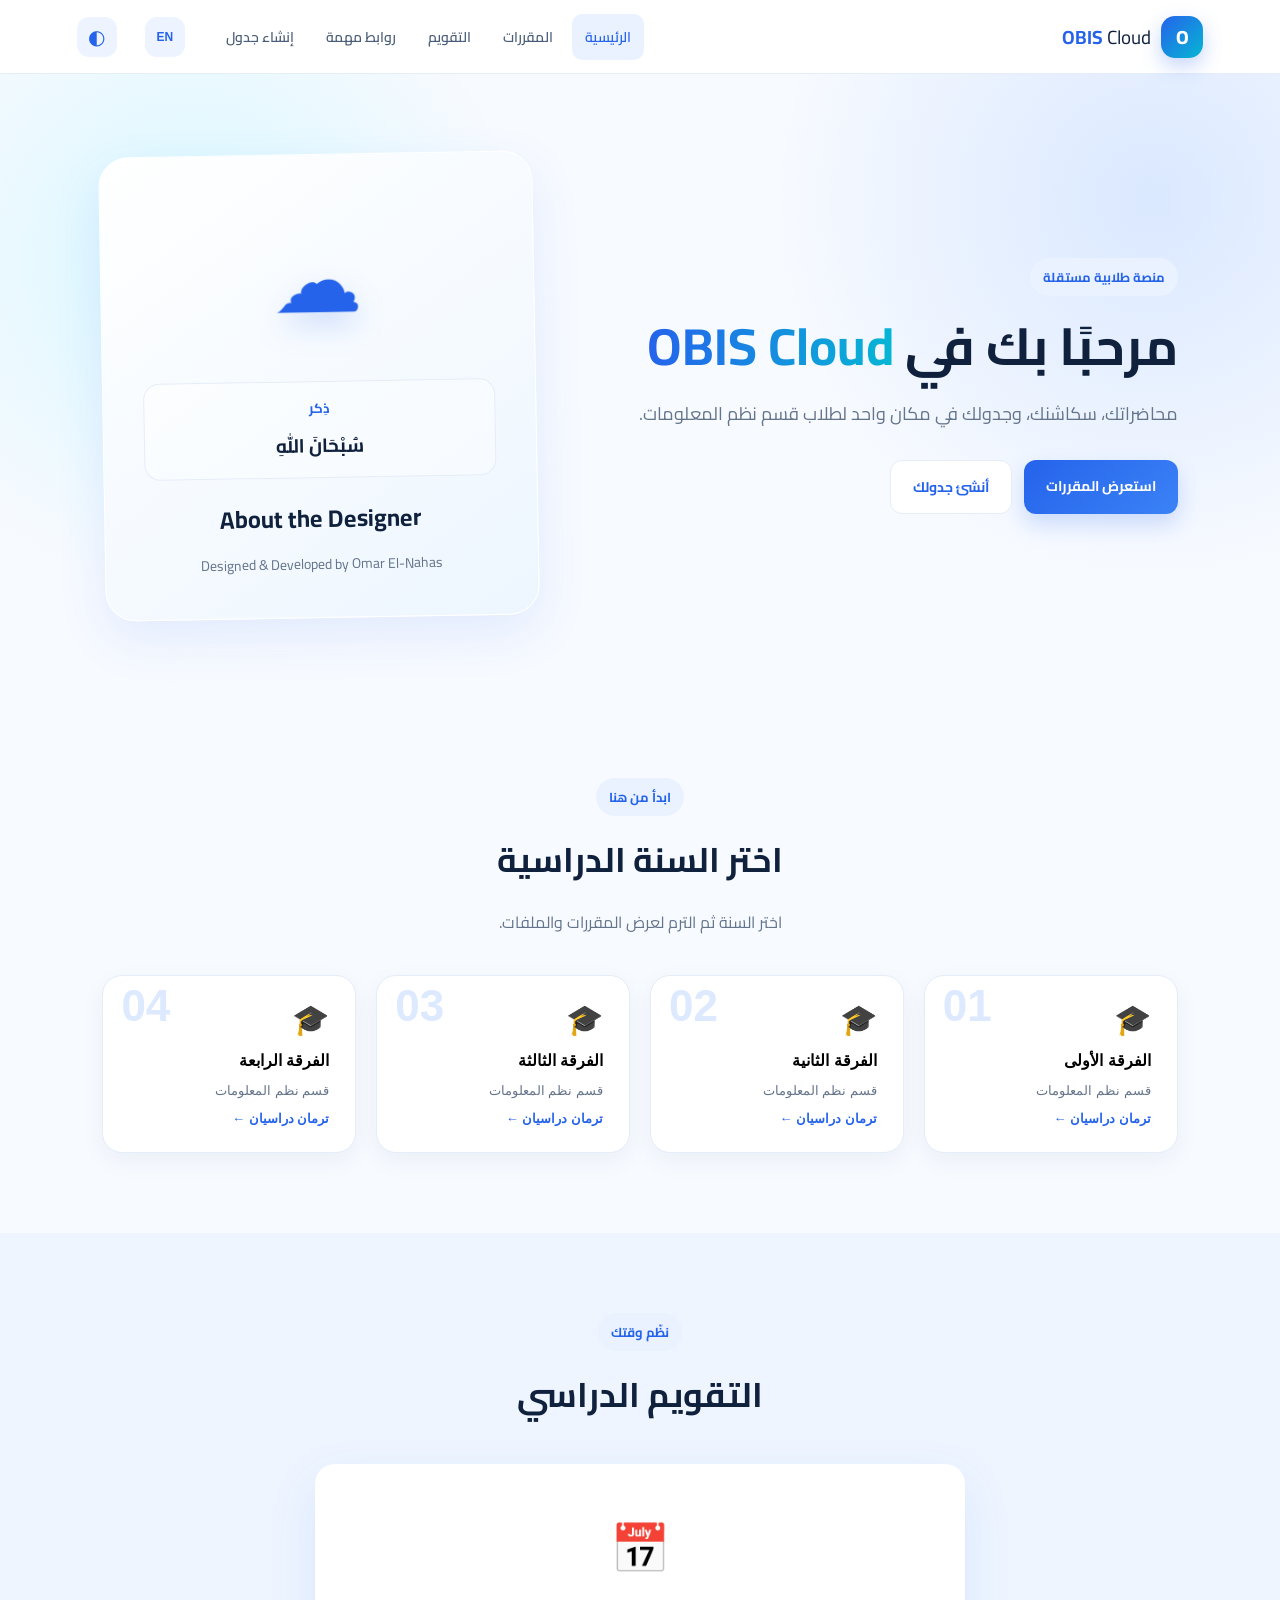
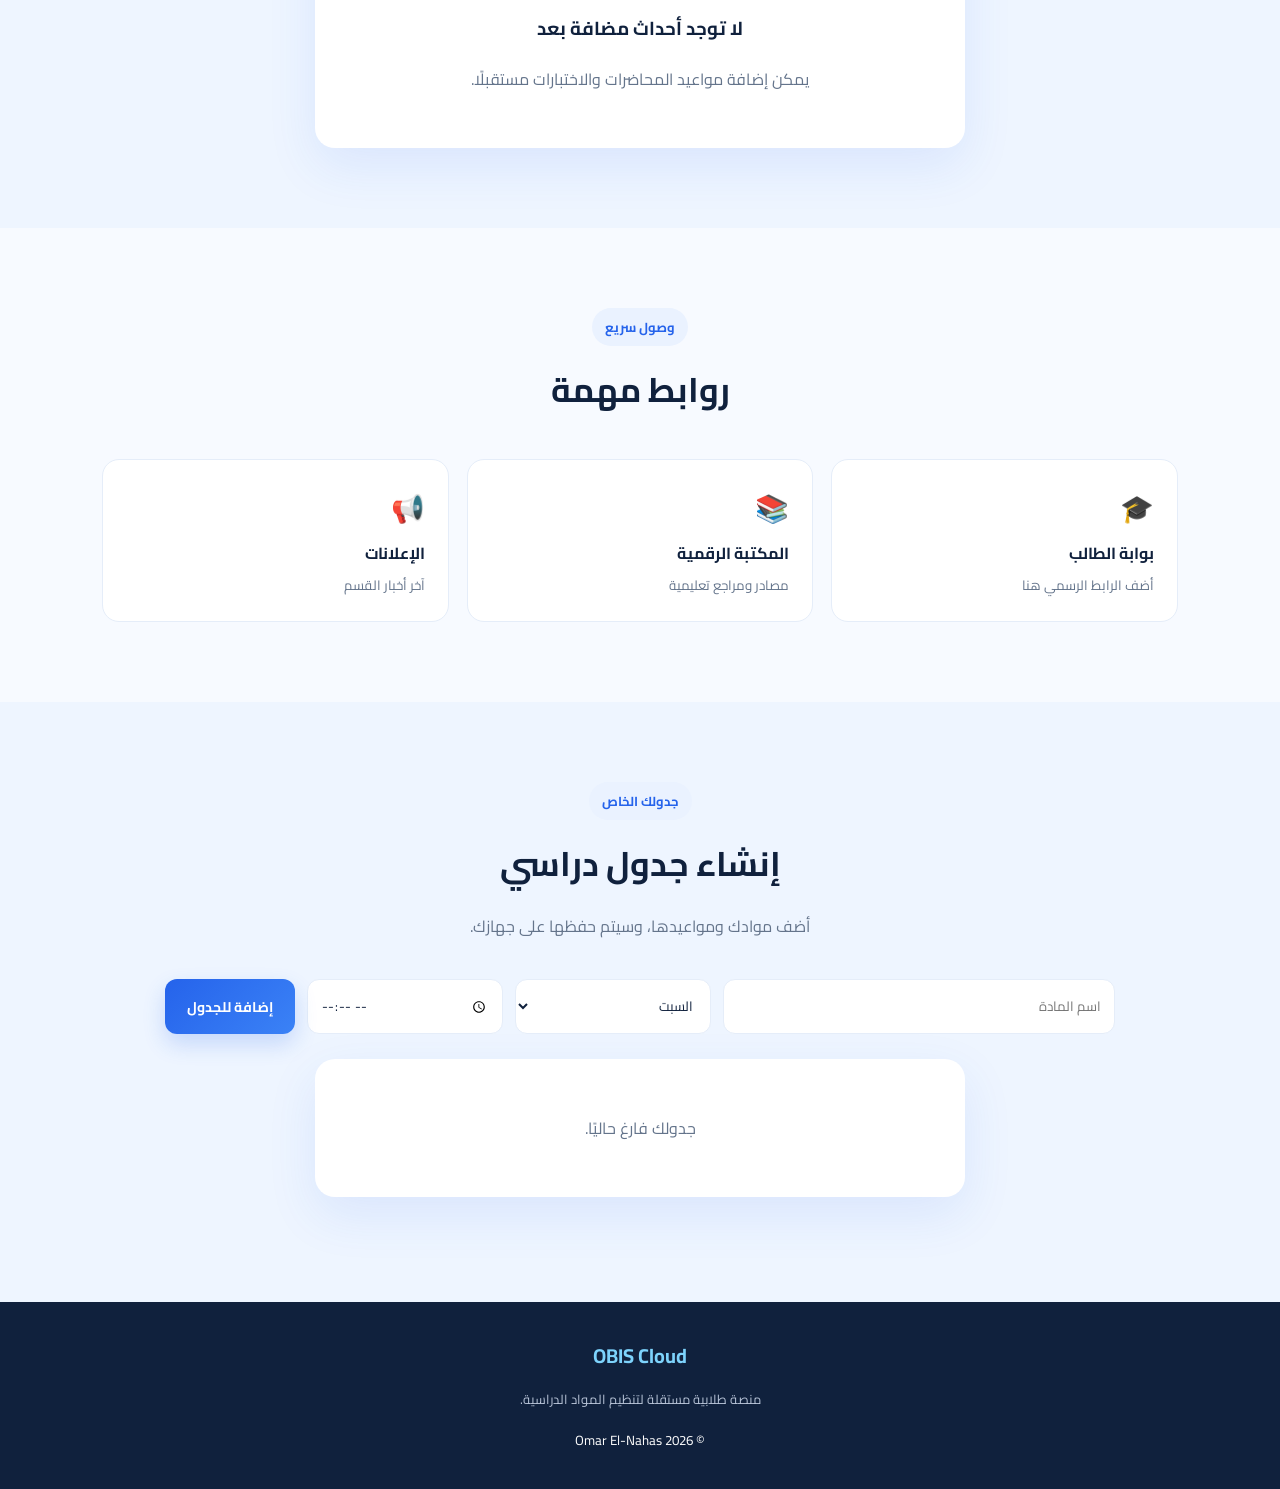
<file: index.html>
<!doctype html>
<html lang="ar" dir="rtl">
<head>
  <meta charset="utf-8">
  <meta name="viewport" content="width=device-width,initial-scale=1">
  <meta name="theme-color" content="#2563eb">
  <title>OBIS Cloud | منصة نظم المعلومات</title>
  <meta name="description" content="منصة طلابية مستقلة لطلاب قسم نظم المعلومات">
  <link rel="manifest" href="manifest.json">
  <link rel="stylesheet" href="styles.css">
</head>
<body>
<header class="topbar">
  <a class="brand" href="#home" aria-label="OBIS Cloud الرئيسية"><span class="logo">O</span><span><b>OBIS</b> Cloud</span></a>
  <button id="menuBtn" class="menu-btn" aria-label="فتح القائمة">☰</button>
  <nav id="nav">
    <a class="active" href="#home" data-ar="الرئيسية" data-en="Home">الرئيسية</a>
    <a href="#courses" data-ar="المقررات" data-en="Courses">المقررات</a>
    <a href="#calendar" data-ar="التقويم" data-en="Calendar">التقويم</a>
    <a href="#links" data-ar="روابط مهمة" data-en="Links">روابط مهمة</a>
    <a href="#schedule" data-ar="إنشاء جدول" data-en="Schedule">إنشاء جدول</a>
  </nav>
  <button id="langBtn" class="icon-btn lang-btn" title="تغيير اللغة">EN</button>
  <button id="themeBtn" class="icon-btn" title="الوضع الليلي">◐</button>
</header>
<main id="home">
  <section class="hero">
    <div class="hero-content">
      <span class="eyebrow">منصة طلابية مستقلة</span>
      <h1>مرحبًا بك في <span>OBIS Cloud</span></h1>
      <p>محاضراتك، سكاشنك، وجدولك في مكان واحد لطلاب قسم نظم المعلومات.</p>
      <div class="hero-actions"><a class="btn primary" href="#courses">استعرض المقررات</a><a class="btn secondary" href="#schedule">أنشئ جدولك</a></div>
    </div>
    <div class="hero-card">
      <div class="cloud">☁</div>
      <div class="dhikr-box"><small>ذِكر</small><strong id="dhikrText">سُبْحَانَ اللهِ</strong></div>
      <h2>About the Designer</h2>
      <p>Designed &amp; Developed by Omar El-Nahas</p>
    </div>
  </section>
  <section id="courses" class="section">
    <div class="section-title"><span>ابدأ من هنا</span><h2>اختر السنة الدراسية</h2><p>اختر السنة ثم الترم لعرض المقررات والملفات.</p></div>
    <div id="yearsGrid" class="years-grid"></div>
  </section>
  <section id="termPanel" class="section panel hidden">
    <button id="closePanel" class="close">×</button>
    <div class="section-title"><span id="selectedYearLabel"></span><h2>اختر الترم</h2></div>
    <div class="terms">
      <button class="term-card" data-term="1"><span>01</span><h3>الترم الأول</h3><p>عرض مقررات الفصل الدراسي الأول</p></button>
      <button class="term-card" data-term="2"><span>02</span><h3>الترم الثاني</h3><p>عرض مقررات الفصل الدراسي الثاني</p></button>
    </div>
    <div id="subjects" class="subjects hidden"></div>
  </section>
  <section id="subjectPage" class="section subject-page hidden">
    <button id="backToSubjects" class="btn secondary back-btn">← الرجوع للمواد</button>
    <div class="section-title"><span id="subjectMeta"></span><h2 id="subjectTitle">اسم المادة</h2><p>اختر القسم المطلوب لعرض محتوى المادة.</p></div>
    <div id="materialTabs" class="material-tabs" role="tablist"></div>
    <div id="materialContent" class="material-content"></div>
  </section>
  <section id="calendar" class="section soft"><div class="section-title"><span>نظّم وقتك</span><h2>التقويم الدراسي</h2></div><div class="empty-card"><div>📅</div><h3>لا توجد أحداث مضافة بعد</h3><p>يمكن إضافة مواعيد المحاضرات والاختبارات مستقبلًا.</p></div></section>
  <section id="links" class="section"><div class="section-title"><span>وصول سريع</span><h2>روابط مهمة</h2></div><div class="links-grid"><a href="#" class="link-card"><span>🎓</span><b>بوابة الطالب</b><small>أضف الرابط الرسمي هنا</small></a><a href="#" class="link-card"><span>📚</span><b>المكتبة الرقمية</b><small>مصادر ومراجع تعليمية</small></a><a href="#" class="link-card"><span>📢</span><b>الإعلانات</b><small>آخر أخبار القسم</small></a></div></section>
  <section id="schedule" class="section soft"><div class="section-title"><span>جدولك الخاص</span><h2>إنشاء جدول دراسي</h2><p>أضف موادك ومواعيدها، وسيتم حفظها على جهازك.</p></div><form id="scheduleForm" class="schedule-form"><input id="subjectInput" required placeholder="اسم المادة"><select id="dayInput"><option>السبت</option><option>الأحد</option><option>الاثنين</option><option>الثلاثاء</option><option>الأربعاء</option><option>الخميس</option></select><input id="timeInput" type="time" required><button class="btn primary" type="submit">إضافة للجدول</button></form><div id="scheduleList" class="schedule-list"></div></section>
</main>
<footer><b>OBIS Cloud</b><p>منصة طلابية مستقلة لتنظيم المواد الدراسية.</p><small>© <span id="yearNow"></span> Omar El-Nahas</small></footer>
<script src="app.js"></script>
<script src="adhkar.js"></script>
</body>
</html>
</file>
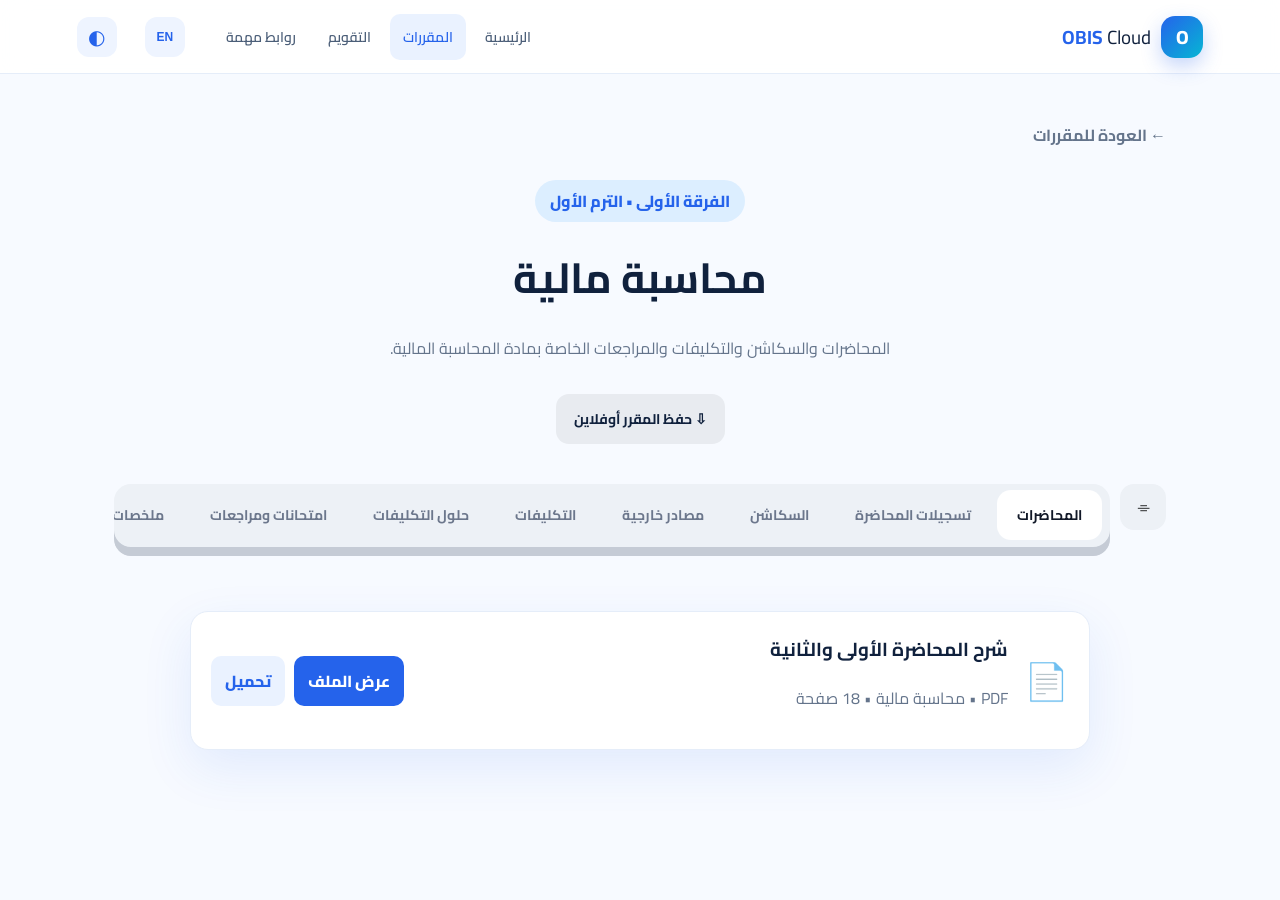
<file: course.html>
<!doctype html><html lang="ar" dir="rtl"><head><meta charset="utf-8"><meta name="viewport" content="width=device-width,initial-scale=1"><title>المادة | OBIS Cloud</title><link rel="stylesheet" href="styles.css"><style>.course-main{max-width:1100px;margin:auto;padding:46px 24px 90px}.course-back{display:inline-flex;color:var(--muted);font-weight:700;margin-bottom:30px}.course-head{text-align:center}.course-code{display:inline-block;padding:6px 15px;border-radius:99px;background:#dceeff;color:var(--primary);font-weight:800}.course-head h1{font-size:42px;margin:16px 0 8px}.course-head p{color:var(--muted)}.offline-btn{margin-top:15px;border:0;border-radius:13px;padding:12px 18px;background:#e8ebf0;color:var(--ink);font:700 14px Cairo}.course-tabs-wrap{display:flex;gap:10px;margin-top:40px}.share-btn{width:46px;height:46px;border:0;border-radius:14px;background:#edf1f6}.course-tabs{flex:1;display:flex;gap:6px;overflow-x:auto;padding:6px 8px 16px;background:#edf1f6;border-radius:17px;box-shadow:inset 0 -9px #c5cbd5}.course-tab{border:0;background:transparent;color:#6c778c;padding:12px 20px;border-radius:14px;white-space:nowrap;font:700 14px Cairo}.course-tab.active{background:#fff;color:#111827}.course-content{margin:55px auto 0;max-width:900px}.file-card{display:flex;align-items:center;gap:16px;padding:20px;background:var(--card);border:1px solid var(--line);border-radius:18px;box-shadow:var(--shadow);margin-bottom:14px}.file-icon{font-size:36px}.file-info{flex:1}.file-info h3{margin:0}.file-info p{color:var(--muted)}.file-actions{display:flex;gap:9px}.file-actions a{padding:10px 14px;border-radius:10px;font-weight:800}.view-file{background:var(--primary);color:#fff}.download-file{background:#eaf2ff;color:var(--primary)}.empty-course{text-align:center;color:var(--muted);padding:50px}.dark .course-tabs,.dark .share-btn,.dark .offline-btn{background:#16263b}@media(max-width:650px){.course-head h1{font-size:31px}.file-card{flex-wrap:wrap}.file-actions{width:100%}.file-actions a{flex:1;text-align:center}}</style></head><body><header class="topbar"><a class="brand" href="index.html"><span class="logo">O</span><span><b>OBIS</b> Cloud</span></a><button id="menuBtn" class="menu-btn">☰</button><nav id="nav"><a href="index.html" id="navHome">الرئيسية</a><a class="active" href="index.html#courses" id="navCourses">المقررات</a><a href="index.html#calendar" id="navCalendar">التقويم</a><a href="index.html#links" id="navLinks">روابط مهمة</a></nav><button id="langBtn" class="icon-btn lang-btn">EN</button><button id="themeBtn" class="icon-btn">◐</button></header><main class="course-main"><a class="course-back" href="index.html#courses" id="backText">← العودة للمقررات</a><section class="course-head"><span class="course-code" id="courseCode">الفرقة الأولى • الترم الأول</span><h1 id="courseName">المادة</h1><p id="courseDescription"></p><button class="offline-btn" id="offlineBtn">⇩ حفظ المقرر أوفلاين</button></section><div class="course-tabs-wrap"><button class="share-btn" id="shareBtn">⌯</button><div class="course-tabs" id="courseTabs"></div></div><section class="course-content" id="courseContent"></section></main><script src="course.js"></script></body></html>
</file>
<file: styles.css>
@import url('https://fonts.googleapis.com/css2?family=Cairo:wght@400;600;700;800&display=swap');
:root{--primary:#2563eb;--primary2:#06b6d4;--ink:#10213d;--muted:#64748b;--bg:#f7faff;--card:#fff;--line:#e5edf9;--shadow:0 18px 50px rgba(37,99,235,.10)}
*{box-sizing:border-box;scroll-behavior:smooth}body{margin:0;font-family:Cairo,Tahoma,sans-serif;color:var(--ink);background:var(--bg)}
a{text-decoration:none;color:inherit}.topbar{height:74px;display:flex;align-items:center;gap:28px;padding:0 6%;position:sticky;top:0;z-index:20;background:rgba(255,255,255,.9);backdrop-filter:blur(14px);border-bottom:1px solid var(--line)}
.brand{display:flex;align-items:center;gap:10px;font-size:19px;margin-left:auto}.logo{width:42px;height:42px;display:grid;place-items:center;border-radius:14px;background:linear-gradient(135deg,var(--primary),var(--primary2));color:#fff;font-weight:800;box-shadow:0 8px 20px #2563eb44}.brand b{color:var(--primary)}nav{display:flex;gap:6px}nav a{padding:10px 13px;border-radius:10px;color:#4b5e78;font-size:14px;font-weight:600}nav a:hover,nav a.active{background:#eaf2ff;color:var(--primary)}.icon-btn,.menu-btn{border:0;background:#eef4ff;color:var(--primary);width:40px;height:40px;border-radius:12px;font-size:20px;cursor:pointer}.menu-btn{display:none}
.hero{min-height:570px;padding:80px 8%;display:grid;grid-template-columns:1.15fr .85fr;gap:55px;align-items:center;background:radial-gradient(circle at 15% 30%,#d9f8ff 0,transparent 28%),radial-gradient(circle at 90% 20%,#dae8ff 0,transparent 30%)}.eyebrow,.section-title>span{display:inline-block;color:var(--primary);background:#eaf2ff;padding:7px 13px;border-radius:99px;font-size:13px;font-weight:700}.hero h1{font-size:52px;line-height:1.25;margin:18px 0}.hero h1 span{background:linear-gradient(90deg,var(--primary),var(--primary2));-webkit-background-clip:text;color:transparent}.hero p{font-size:18px;color:var(--muted);max-width:620px}.hero-actions{display:flex;gap:12px;margin-top:30px}.btn{border:0;padding:13px 22px;border-radius:12px;font:700 14px Cairo;cursor:pointer}.primary{background:linear-gradient(135deg,var(--primary),#3b82f6);color:#fff;box-shadow:0 10px 22px #2563eb33}.secondary{background:var(--card);color:var(--primary);border:1px solid var(--line)}.hero-card{background:linear-gradient(145deg,#fff,#edf6ff);border:1px solid #fff;border-radius:30px;padding:40px;text-align:center;box-shadow:var(--shadow);transform:rotate(-1deg)}.cloud{font-size:90px;color:var(--primary);filter:drop-shadow(0 12px 15px #2563eb33)}.hero-card h2{margin:10px}.hero-card p{font-size:14px;margin:auto}.stats{display:grid;grid-template-columns:repeat(3,1fr);gap:10px;margin-top:30px}.stats span{background:#fff;padding:12px;border-radius:14px;font-size:12px;color:var(--muted)}.stats b{display:block;color:var(--primary);font-size:20px}
.section{padding:80px 8%}.section-title{text-align:center;margin-bottom:38px}.section-title h2{font-size:34px;margin:12px 0 5px}.section-title p{color:var(--muted)}.years-grid{display:grid;grid-template-columns:repeat(4,1fr);gap:20px}.year-card{position:relative;overflow:hidden;text-align:right;background:var(--card);border:1px solid var(--line);border-radius:20px;padding:26px;cursor:pointer;box-shadow:0 8px 25px rgba(20,50,100,.05);transition:.25s}.year-card:hover{transform:translateY(-7px);box-shadow:var(--shadow);border-color:#b9d4ff}.year-card .num{font-size:44px;font-weight:800;color:#dce9ff;position:absolute;left:18px;top:5px}.year-card .ico{font-size:30px}.year-card h3{margin:15px 0 5px}.year-card p{color:var(--muted);font-size:13px}.year-card b{color:var(--primary);font-size:13px}.soft{background:#eef5ff}.panel{position:relative;background:var(--card);margin:0 8% 60px;border-radius:24px;box-shadow:var(--shadow)}.hidden{display:none!important}.close{position:absolute;left:20px;top:15px;border:0;background:#eef4ff;color:var(--primary);border-radius:50%;width:38px;height:38px;font-size:24px;cursor:pointer}.terms{display:grid;grid-template-columns:repeat(2,1fr);gap:20px;max-width:770px;margin:auto}.term-card{background:var(--bg);border:1px solid var(--line);border-radius:18px;padding:25px;text-align:right;font-family:Cairo;cursor:pointer}.term-card:hover{border-color:var(--primary)}.term-card span{color:var(--primary);font-size:26px;font-weight:800}.term-card p{color:var(--muted)}.subjects{margin:30px auto 0;max-width:770px}.subject-row{display:flex;align-items:center;gap:15px;padding:16px;margin:10px 0;background:#f7faff;border:1px solid var(--line);border-radius:14px}.subject-row i{font-style:normal;font-size:22px}.subject-row b{flex:1}.subject-row button{border:0;background:#eaf2ff;color:var(--primary);padding:8px 12px;border-radius:9px;font-family:Cairo}
.empty-card{max-width:650px;margin:auto;background:var(--card);border-radius:20px;padding:38px;text-align:center;box-shadow:var(--shadow)}.empty-card>div{font-size:48px}.empty-card p{color:var(--muted)}.links-grid{display:grid;grid-template-columns:repeat(3,1fr);gap:18px}.link-card{background:var(--card);padding:23px;border-radius:17px;border:1px solid var(--line);display:grid;gap:5px;transition:.2s}.link-card:hover{border-color:var(--primary);transform:translateY(-4px)}.link-card span{font-size:27px}.link-card small{color:var(--muted)}.schedule-form{max-width:950px;margin:auto;display:grid;grid-template-columns:2fr 1fr 1fr auto;gap:12px}.schedule-form input,.schedule-form select{border:1px solid var(--line);background:var(--card);border-radius:12px;padding:13px;font-family:Cairo;color:var(--ink)}.schedule-list{max-width:950px;margin:25px auto}.schedule-item{display:flex;gap:18px;align-items:center;background:var(--card);padding:15px 18px;border-radius:13px;margin:8px 0;border:1px solid var(--line)}.schedule-item b{flex:1}.delete{border:0;background:#fee2e2;color:#dc2626;padding:7px 10px;border-radius:8px;cursor:pointer}footer{text-align:center;background:#10213d;color:#fff;padding:35px 10%}footer p{color:#b8c4d8;font-size:13px}footer b{font-size:20px;color:#7dd3fc}
body.dark{--ink:#e7eefb;--muted:#9fb0c8;--bg:#091426;--card:#101f34;--line:#203653}.dark .topbar{background:rgba(9,20,38,.9)}.dark .soft{background:#0c1a2e}.dark .hero-card{background:linear-gradient(145deg,#12233b,#0d1a2e)}.dark .stats span,.dark .secondary{background:#142640}.dark .subject-row,.dark .term-card{background:#0c1a2e}
@media(max-width:900px){.menu-btn{display:block}nav{display:none;position:absolute;top:74px;right:4%;left:4%;flex-direction:column;background:var(--card);padding:12px;border-radius:16px;box-shadow:var(--shadow)}nav.open{display:flex}.hero{grid-template-columns:1fr;padding-top:55px}.hero h1{font-size:39px}.years-grid{grid-template-columns:repeat(2,1fr)}.links-grid{grid-template-columns:1fr}.schedule-form{grid-template-columns:1fr 1fr}.schedule-form input:first-child{grid-column:1/-1}}
@media(max-width:560px){.topbar{padding:0 4%;gap:9px}.brand{font-size:16px}.hero{padding:45px 6%}.hero h1{font-size:33px}.hero-card{padding:25px}.section{padding:60px 5%}.years-grid,.terms{grid-template-columns:1fr}.panel{margin:0 4% 40px;padding:55px 5%}.schedule-form{grid-template-columns:1fr}.schedule-form input:first-child{grid-column:auto}.section-title h2{font-size:28px}}


/* OBIS subject materials page */
.lang-btn{font-size:12px;font-weight:800}.dhikr-box{margin:18px 0;padding:14px;border:1px solid var(--line);border-radius:16px;background:rgba(255,255,255,.35);display:grid;gap:6px}.dhikr-box small{color:var(--primary);font-weight:700}.dhikr-box strong{min-height:32px;font-size:19px;transition:opacity .25s}.dark .dhikr-box{background:#0f2139}.subject-page{padding-top:45px}.back-btn{margin-bottom:20px}.material-tabs{display:flex;gap:4px;overflow-x:auto;padding:10px;background:#e9edf3;border-radius:16px;scrollbar-width:thin;box-shadow:inset 0 -10px 0 #ccd2dc}.material-tab{border:0;background:transparent;color:#6b7588;padding:15px 24px;border-radius:15px;font:700 14px Cairo;white-space:nowrap;cursor:pointer}.material-tab.active{background:#fff;color:#172033;box-shadow:0 4px 15px rgba(15,23,42,.08)}.dark .material-tabs{background:#16263b;box-shadow:inset 0 -10px 0 #203653}.dark .material-tab{color:#a9b7ca}.dark .material-tab.active{background:#eef4ff;color:#10213d}.material-content{margin-top:24px;min-height:210px}.material-list{display:grid;gap:12px}.material-item{display:flex;align-items:center;gap:14px;background:var(--card);border:1px solid var(--line);border-radius:15px;padding:16px}.material-item .file-icon{font-size:28px}.material-info{flex:1}.material-info b{display:block}.material-info small{color:var(--muted)}.material-actions{display:flex;gap:8px}.file-btn{padding:8px 12px;border-radius:9px;border:1px solid var(--line);background:#eaf2ff;color:var(--primary);font:700 12px Cairo;cursor:pointer}.empty-material{text-align:center;background:var(--card);border:1px dashed var(--line);border-radius:17px;padding:42px;color:var(--muted)}
@media(max-width:560px){.material-tab{padding:13px 17px}.material-item{align-items:flex-start;flex-wrap:wrap}.material-actions{width:100%}.file-btn{flex:1}}
</file>
